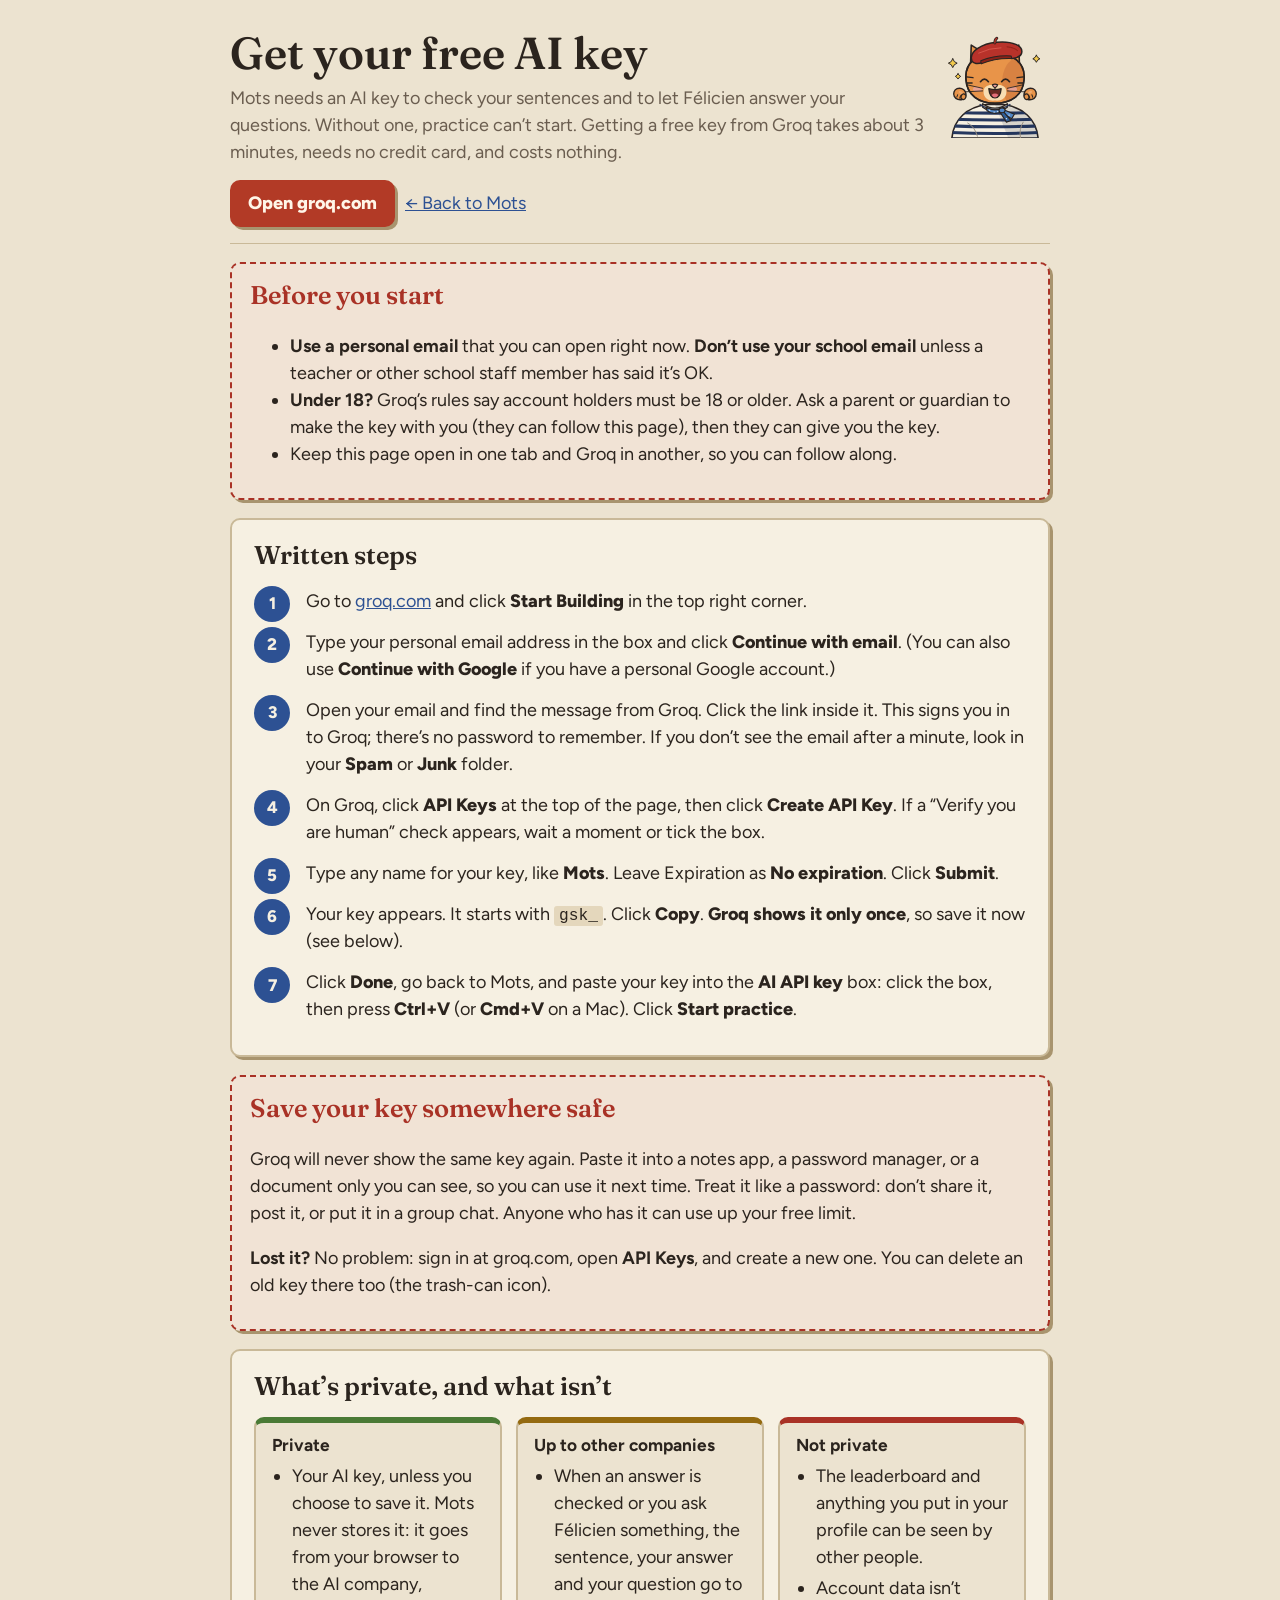
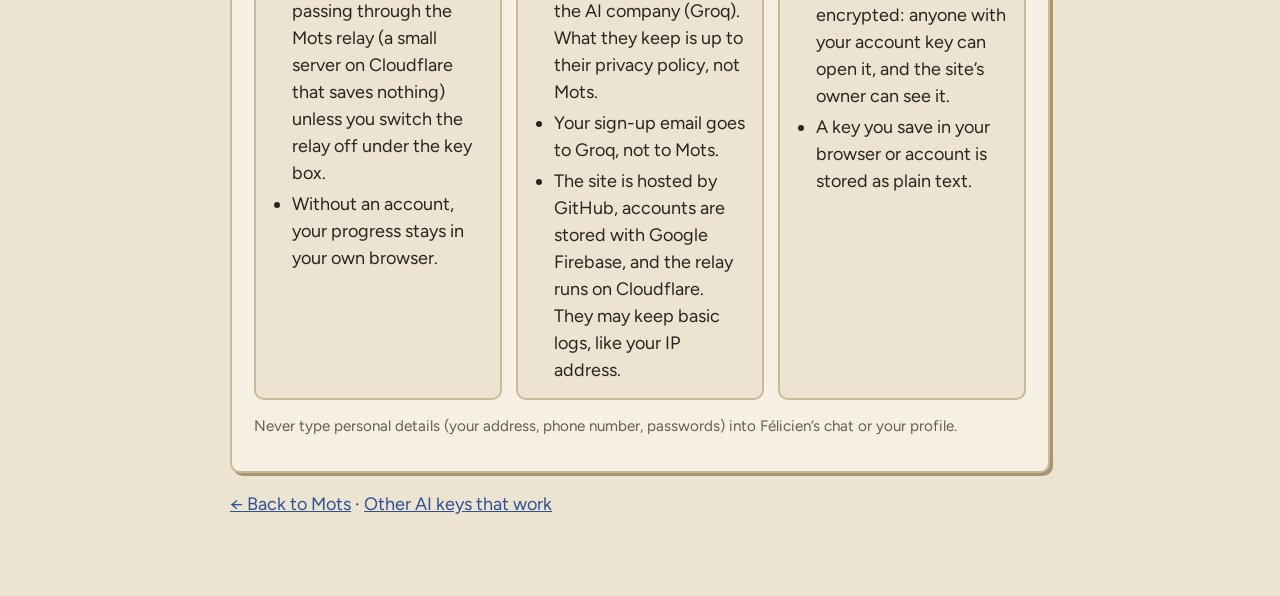
<file: getkey.html>
<!DOCTYPE html>
<!-- SPDX-License-Identifier: AGPL-3.0-or-later
     Copyright (C) 2026 janavduraikkannan and Linguae contributors -->
<html lang="en" data-title="Get your free AI key · {name}">
<head>
<meta charset="utf-8">
<meta name="viewport" content="width=device-width, initial-scale=1, viewport-fit=cover">
<script src="site/config.js"></script>
<script src="js/head.js"></script>
<link rel="preconnect" href="https://fonts.googleapis.com">
<link href="https://fonts.googleapis.com/css2?family=Fraunces:opsz,wght@9..144,600;9..144,700&family=Figtree:wght@400;600;700;800&family=Gentium+Book+Plus:wght@400;700&display=swap" rel="stylesheet">
<script>(function(){var t="light";try{if(localStorage.getItem("verba-theme")==="dark")t="dark";}catch(e){}document.documentElement.setAttribute("data-theme",t);})();</script>
<style>
:root{--latin:"Gentium Book Plus",Georgia,serif;--ui:"Figtree","Segoe UI",system-ui,sans-serif;--display:"Fraunces",Georgia,serif;box-sizing:border-box;
  padding-top:env(safe-area-inset-top,0px);padding-bottom:env(safe-area-inset-bottom,0px);
  --bg:#ECE3D0;--surface:#F6F0E2;--ink:#2B241E;--muted:#6A5D4F;--line:#C9B998;--line2:#A8946E;--gold:#946A10;--wash:#E4D7BC;color-scheme:light}
:root[data-theme="dark"]{--bg:#1E1B17;--surface:#282420;--ink:#EFE6D4;--muted:#B5A892;--line:#4B4339;--line2:#14120F;--accent:#86B9B8;--gold:#DDB25A;--wash:#2F2A23;color-scheme:dark}
*,*::before,*::after{box-sizing:inherit}
body{margin:0;background:var(--bg);color:var(--ink);font-family:var(--ui);font-size:18px;line-height:1.5}
.wrap{max-width:860px;margin:0 auto;padding:0 20px 60px}
header{padding:28px 0 16px;border-bottom:1px solid var(--line)}
h1{font-family:var(--display);font-weight:600;font-size:clamp(2rem,5vw,2.8rem);margin:0;line-height:1.1}
header p{color:var(--muted);margin:8px 0 0}
a{color:var(--accent)}
.card{background:var(--surface);border:1px solid var(--line);border:2px solid var(--line);border-radius:10px;padding:16px 22px 18px;margin:18px 0;box-shadow:3px 3px 0 var(--line2)}
.card h2{font-family:var(--display);font-weight:600;font-size:1.6rem;margin:0}
.card .pick{display:inline-block;font-size:.85rem;font-weight:700;color:var(--accent);border:1px solid var(--accent);border-radius:3px;padding:0 7px;margin-left:8px;vertical-align:4px;font-family:var(--ui)}
dl{display:grid;grid-template-columns:max-content 1fr;gap:4px 16px;margin:12px 0 0}
dt{font-weight:700;color:var(--muted)}
dd{margin:0}
code{font-family:ui-monospace,Menlo,Consolas,monospace;background:var(--wash);padding:1px 5px;border-radius:3px;font-size:.9em}
.note{color:var(--muted);font-size:.95rem}
@media (max-width:520px){dl{grid-template-columns:1fr}dt{margin-top:6px}}

.steps{counter-reset:s;list-style:none;padding:0;margin:14px 0 0}
.steps li{counter-increment:s;position:relative;padding:0 0 14px 52px;min-height:40px}
.steps li::before{content:counter(s);position:absolute;left:0;top:-2px;width:36px;height:36px;border-radius:50%;background:var(--accent);color:var(--surface);font-weight:800;display:flex;align-items:center;justify-content:center;font-size:1.05rem}
.steps b{font-weight:800}
.warn{border:2px dashed #A93226;border-radius:10px;padding:12px 18px;margin:18px 0;background:color-mix(in srgb,#A93226 7%,var(--surface))}
.warn h2{color:#A93226}
.tri{display:grid;grid-template-columns:repeat(auto-fit,minmax(230px,1fr));gap:14px;margin-top:12px}
.tri section{border:2px solid var(--line);border-radius:10px;padding:10px 16px;background:var(--bg)}
.tri h3{margin:0 0 4px;font-size:1.08rem}
.tri ul{margin:4px 0 0;padding-left:20px}.tri li{margin:4px 0}
.ok{border-top:6px solid #4A7A35!important}.maybe{border-top:6px solid #946A10!important}.no{border-top:6px solid #A93226!important}
.btn{display:inline-block;background:var(--button);color:#FFF6E8;font-weight:800;text-decoration:none;border-radius:10px;padding:10px 18px;box-shadow:3px 3px 0 var(--line2);margin:6px 10px 0 0}
</style>
</head>
<body>
<div class="wrap">
<header>
  <img data-s-attr="src=pageFace:delighted;alt=catThe" style="width:110px;float:right;margin:0 0 8px 12px">
  <h1>Get your free AI key</h1>
  <p><template data-s="name"></template> needs an AI key to check your sentences and to let <template data-s="cat"></template> answer your questions. Without one, practice can’t start. Getting a free key from Groq takes about 3 minutes, needs no credit card, and costs nothing.</p>
  <p><a class="btn" href="https://groq.com" target="_blank" rel="noopener">Open groq.com</a><a href="index.html">← Back to <template data-s="name"></template></a></p>
</header>

<section class="card warn">
  <h2>Before you start</h2>
  <ul>
    <li><b>Use a personal email</b> that you can open right now. <b>Don’t use your school email</b> unless a teacher or other school staff member has said it’s OK.</li>
    <li><b>Under 18?</b> Groq’s rules say account holders must be 18 or older. Ask a parent or guardian to make the key with you (they can follow this page), then they can give you the key.</li>
    <li>Keep this page open in one tab and Groq in another, so you can follow along.</li>
  </ul>
</section>

<section class="card">
  <h2>Written steps</h2>
  <ol class="steps">
    <li>Go to <a href="https://groq.com" target="_blank" rel="noopener">groq.com</a> and click <b>Start Building</b> in the top right corner.</li>
    <li>Type your personal email address in the box and click <b>Continue with email</b>. (You can also use <b>Continue with Google</b> if you have a personal Google account.)</li>
    <li>Open your email and find the message from Groq. Click the link inside it. This signs you in to Groq; there’s no password to remember. If you don’t see the email after a minute, look in your <b>Spam</b> or <b>Junk</b> folder.</li>
    <li>On Groq, click <b>API Keys</b> at the top of the page, then click <b>Create API Key</b>. If a “Verify you are human” check appears, wait a moment or tick the box.</li>
    <li>Type any name for your key, like <b><template data-s="name"></template></b>. Leave Expiration as <b>No expiration</b>. Click <b>Submit</b>.</li>
    <li>Your key appears. It starts with <code>gsk_</code>. Click <b>Copy</b>. <b>Groq shows it only once</b>, so save it now (see below).</li>
    <li>Click <b>Done</b>, go back to <template data-s="name"></template>, and paste your key into the <b>AI API key</b> box: click the box, then press <b>Ctrl+V</b> (or <b>Cmd+V</b> on a Mac). Click <b>Start practice</b>.</li>
  </ol>
</section>

<section class="card warn">
  <h2>Save your key somewhere safe</h2>
  <p>Groq will never show the same key again. Paste it into a notes app, a password manager, or a document only you can see, so you can use it next time. Treat it like a password: don’t share it, post it, or put it in a group chat. Anyone who has it can use up your free limit.</p>
  <p><b>Lost it?</b> No problem: sign in at groq.com, open <b>API Keys</b>, and create a new one. You can delete an old key there too (the trash-can icon).</p>
</section>

<section class="card">
  <h2>What’s private, and what isn’t</h2>
  <div class="tri">
    <section class="ok"><h3>Private</h3><ul>
      <li>Your AI key, unless you choose to save it. <template data-s="name"></template> never stores it: it goes from your browser to the AI company, passing through the <template data-s="name"></template> relay (a small server on Cloudflare that saves nothing) unless you switch the relay off under the key box.</li>
      <li>Without an account, your progress stays in your own browser.</li>
    </ul></section>
    <section class="maybe"><h3>Up to other companies</h3><ul>
      <li>When an answer is checked or you ask <template data-s="cat"></template> something, the sentence, your answer and your question go to the AI company (Groq). What they keep is up to their privacy policy, not <template data-s="name"></template>.</li>
      <li>Your sign-up email goes to Groq, not to <template data-s="name"></template>.</li>
      <li>The site is hosted by GitHub, accounts are stored with Google Firebase, and the relay runs on Cloudflare. They may keep basic logs, like your IP address.</li>
    </ul></section>
    <section class="no"><h3>Not private</h3><ul>
      <li>The leaderboard and anything you put in your profile can be seen by other people.</li>
      <li>Account data isn’t encrypted: anyone with your account key can open it, and the site’s owner can see it.</li>
      <li>A key you save in your browser or account is stored as plain text.</li>
    </ul></section>
  </div>
  <p class="note">Never type personal details (your address, phone number, passwords) into <template data-s="cat"></template>’s chat or your profile.</p>
</section>

<p><a href="index.html">← Back to <template data-s="name"></template></a> · <a href="keys.html">Other AI keys that work</a></p>
</div>
<script src="js/site-fill.js"></script>
</body>
</html>
</file>
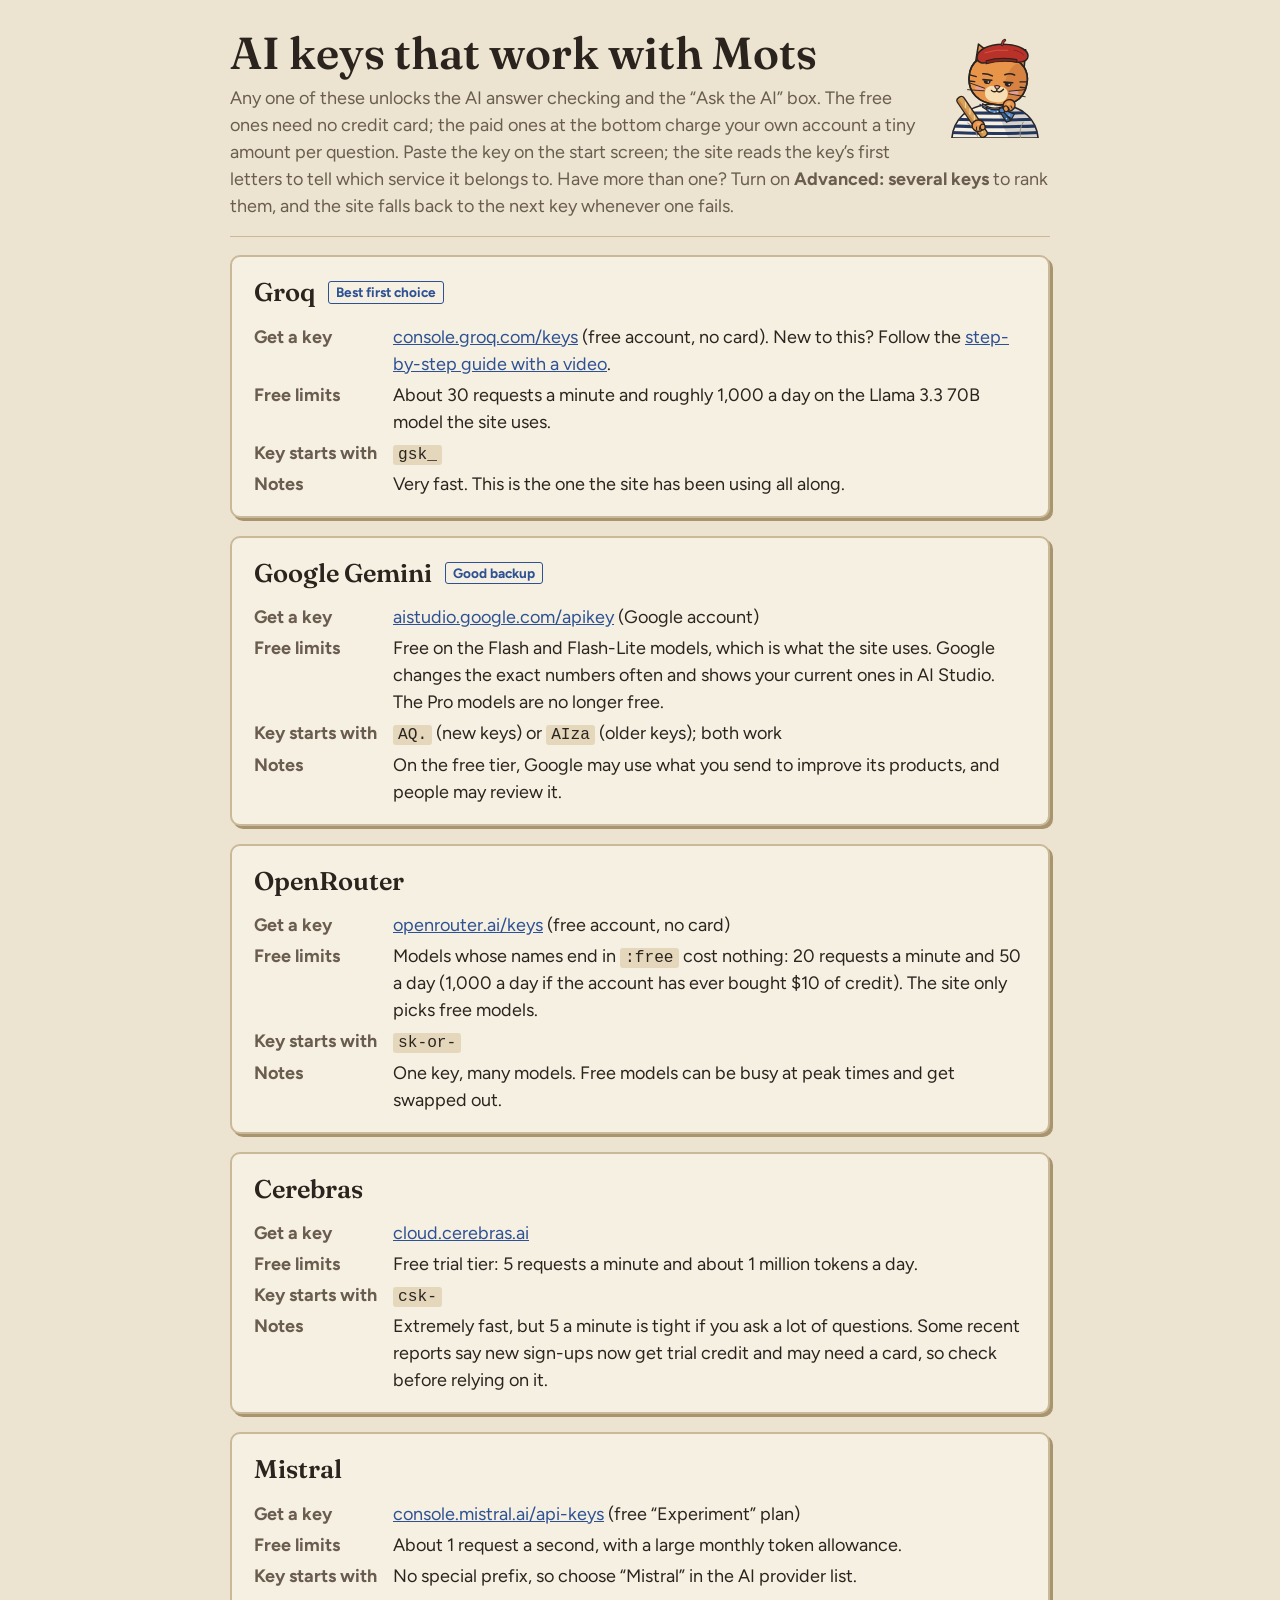
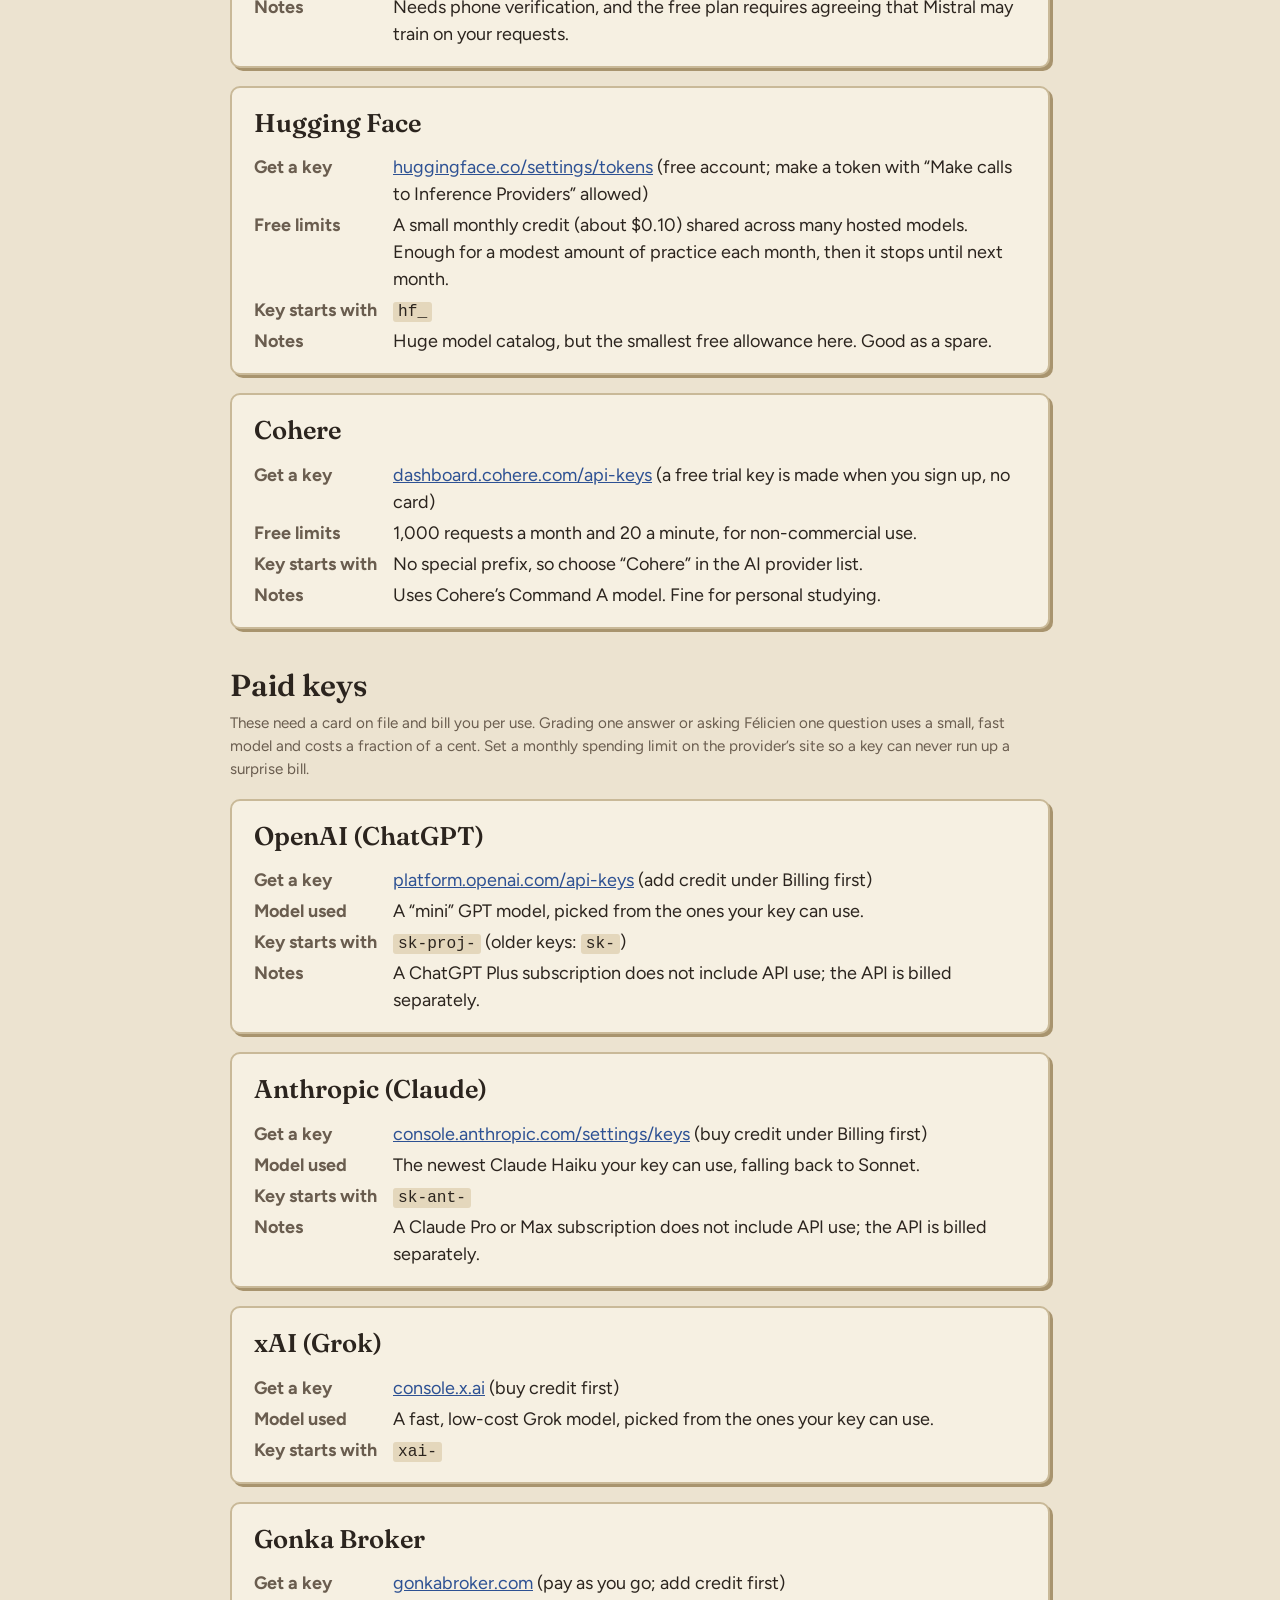
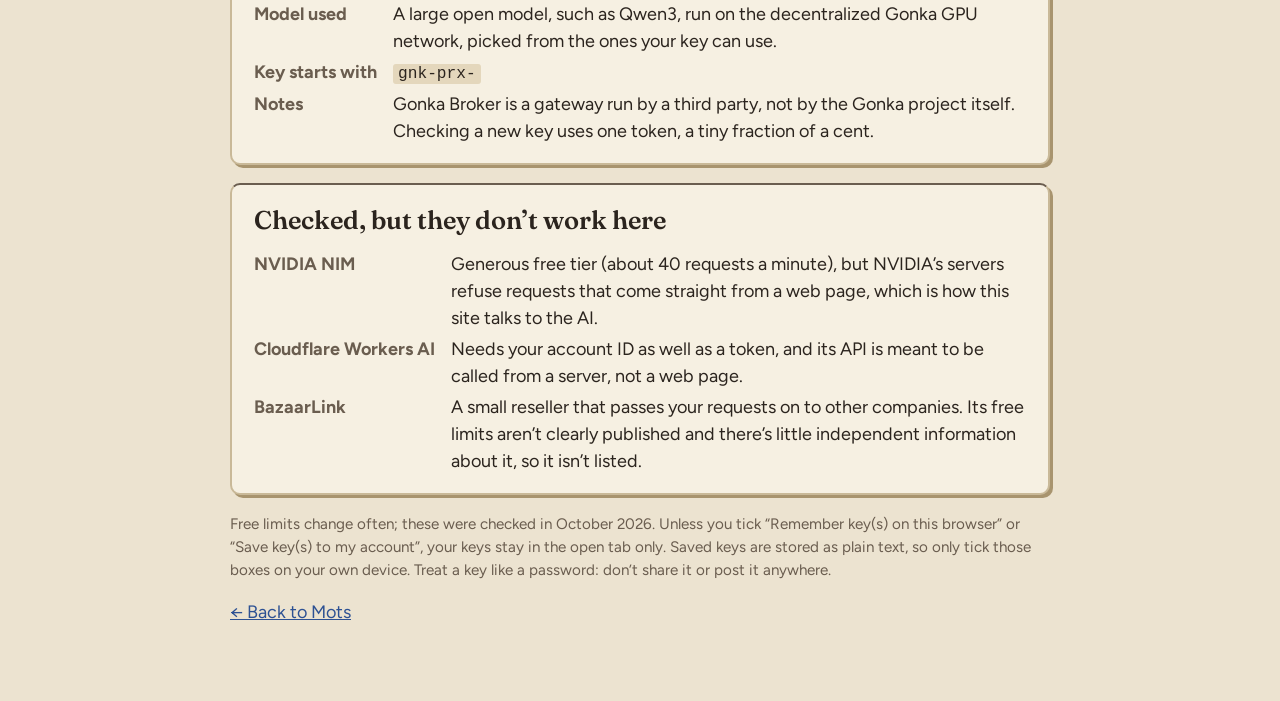
<file: keys.html>
<!DOCTYPE html>
<!-- SPDX-License-Identifier: AGPL-3.0-or-later
     Copyright (C) 2026 janavduraikkannan and Linguae contributors -->
<html lang="en" data-title="AI keys for {name}">
<head>
<meta charset="utf-8">
<meta name="viewport" content="width=device-width, initial-scale=1, viewport-fit=cover">
<script src="site/config.js"></script>
<script src="js/head.js"></script>
<link rel="preconnect" href="https://fonts.googleapis.com">
<link href="https://fonts.googleapis.com/css2?family=Fraunces:opsz,wght@9..144,600;9..144,700&family=Figtree:wght@400;600;700;800&family=Gentium+Book+Plus:wght@400;700&display=swap" rel="stylesheet">
<script>(function(){var t="light";try{if(localStorage.getItem("verba-theme")==="dark")t="dark";}catch(e){}document.documentElement.setAttribute("data-theme",t);})();</script>
<style>
:root{--latin:"Gentium Book Plus",Georgia,serif;--ui:"Figtree","Segoe UI",system-ui,sans-serif;--display:"Fraunces",Georgia,serif;box-sizing:border-box;
  padding-top:env(safe-area-inset-top,0px);padding-bottom:env(safe-area-inset-bottom,0px);
  --bg:#ECE3D0;--surface:#F6F0E2;--ink:#2B241E;--muted:#6A5D4F;--line:#C9B998;--line2:#A8946E;--gold:#946A10;--wash:#E4D7BC;color-scheme:light}
:root[data-theme="dark"]{--bg:#1E1B17;--surface:#282420;--ink:#EFE6D4;--muted:#B5A892;--line:#4B4339;--line2:#14120F;--accent:#86B9B8;--gold:#DDB25A;--wash:#2F2A23;color-scheme:dark}
*,*::before,*::after{box-sizing:inherit}
body{margin:0;background:var(--bg);color:var(--ink);font-family:var(--ui);font-size:18px;line-height:1.5}
.wrap{max-width:860px;margin:0 auto;padding:0 20px 60px}
header{padding:28px 0 16px;border-bottom:1px solid var(--line)}
h1{font-family:var(--display);font-weight:600;font-size:clamp(2rem,5vw,2.8rem);margin:0;line-height:1.1}
header p{color:var(--muted);margin:8px 0 0}
a{color:var(--accent)}
.card{background:var(--surface);border:1px solid var(--line);border:2px solid var(--line);border-radius:10px;padding:16px 22px 18px;margin:18px 0;box-shadow:3px 3px 0 var(--line2)}
.card h2{font-family:var(--display);font-weight:600;font-size:1.6rem;margin:0}
.card .pick{display:inline-block;font-size:.85rem;font-weight:700;color:var(--accent);border:1px solid var(--accent);border-radius:3px;padding:0 7px;margin-left:8px;vertical-align:4px;font-family:var(--ui)}
dl{display:grid;grid-template-columns:max-content 1fr;gap:4px 16px;margin:12px 0 0}
dt{font-weight:700;color:var(--muted)}
dd{margin:0}
code{font-family:ui-monospace,Menlo,Consolas,monospace;background:var(--wash);padding:1px 5px;border-radius:3px;font-size:.9em}
.note{color:var(--muted);font-size:.95rem}
@media (max-width:520px){dl{grid-template-columns:1fr}dt{margin-top:6px}}
</style>
</head>
<body>
<div class="wrap">
<header>
  <img data-s-attr="src=pageFace:sly;alt=catThe" style="width:110px;float:right;margin:0 0 8px 12px">
  <h1>AI keys that work with <template data-s="name"></template></h1>
  <p>Any one of these unlocks the AI answer checking and the “Ask the AI” box. The free ones need no credit card; the paid ones at the bottom charge your own account a tiny amount per question. Paste the key on the start screen; the site reads the key’s first letters to tell which service it belongs to. Have more than one? Turn on <b>Advanced: several keys</b> to rank them, and the site falls back to the next key whenever one fails.</p>
</header>

<section class="card">
  <h2>Groq <span class="pick">Best first choice</span></h2>
  <dl>
    <dt>Get a key</dt><dd><a href="https://console.groq.com/keys" target="_blank" rel="noopener">console.groq.com/keys</a> (free account, no card). New to this? Follow the <a href="getkey.html">step-by-step guide with a video</a>.</dd>
    <dt>Free limits</dt><dd>About 30 requests a minute and roughly 1,000 a day on the Llama 3.3 70B model the site uses.</dd>
    <dt>Key starts with</dt><dd><code>gsk_</code></dd>
    <dt>Notes</dt><dd>Very fast. This is the one the site has been using all along.</dd>
  </dl>
</section>

<section class="card">
  <h2>Google Gemini <span class="pick">Good backup</span></h2>
  <dl>
    <dt>Get a key</dt><dd><a href="https://aistudio.google.com/apikey" target="_blank" rel="noopener">aistudio.google.com/apikey</a> (Google account)</dd>
    <dt>Free limits</dt><dd>Free on the Flash and Flash-Lite models, which is what the site uses. Google changes the exact numbers often and shows your current ones in AI Studio. The Pro models are no longer free.</dd>
    <dt>Key starts with</dt><dd><code>AQ.</code> (new keys) or <code>AIza</code> (older keys); both work</dd>
    <dt>Notes</dt><dd>On the free tier, Google may use what you send to improve its products, and people may review it.</dd>
  </dl>
</section>

<section class="card">
  <h2>OpenRouter</h2>
  <dl>
    <dt>Get a key</dt><dd><a href="https://openrouter.ai/keys" target="_blank" rel="noopener">openrouter.ai/keys</a> (free account, no card)</dd>
    <dt>Free limits</dt><dd>Models whose names end in <code>:free</code> cost nothing: 20 requests a minute and 50 a day (1,000 a day if the account has ever bought $10 of credit). The site only picks free models.</dd>
    <dt>Key starts with</dt><dd><code>sk-or-</code></dd>
    <dt>Notes</dt><dd>One key, many models. Free models can be busy at peak times and get swapped out.</dd>
  </dl>
</section>

<section class="card">
  <h2>Cerebras</h2>
  <dl>
    <dt>Get a key</dt><dd><a href="https://cloud.cerebras.ai" target="_blank" rel="noopener">cloud.cerebras.ai</a></dd>
    <dt>Free limits</dt><dd>Free trial tier: 5 requests a minute and about 1 million tokens a day.</dd>
    <dt>Key starts with</dt><dd><code>csk-</code></dd>
    <dt>Notes</dt><dd>Extremely fast, but 5 a minute is tight if you ask a lot of questions. Some recent reports say new sign-ups now get trial credit and may need a card, so check before relying on it.</dd>
  </dl>
</section>

<section class="card">
  <h2>Mistral</h2>
  <dl>
    <dt>Get a key</dt><dd><a href="https://console.mistral.ai/api-keys" target="_blank" rel="noopener">console.mistral.ai/api-keys</a> (free “Experiment” plan)</dd>
    <dt>Free limits</dt><dd>About 1 request a second, with a large monthly token allowance.</dd>
    <dt>Key starts with</dt><dd>No special prefix, so choose “Mistral” in the AI provider list.</dd>
    <dt>Notes</dt><dd>Needs phone verification, and the free plan requires agreeing that Mistral may train on your requests.</dd>
  </dl>
</section>

<section class="card">
  <h2>Hugging Face</h2>
  <dl>
    <dt>Get a key</dt><dd><a href="https://huggingface.co/settings/tokens" target="_blank" rel="noopener">huggingface.co/settings/tokens</a> (free account; make a token with “Make calls to Inference Providers” allowed)</dd>
    <dt>Free limits</dt><dd>A small monthly credit (about $0.10) shared across many hosted models. Enough for a modest amount of practice each month, then it stops until next month.</dd>
    <dt>Key starts with</dt><dd><code>hf_</code></dd>
    <dt>Notes</dt><dd>Huge model catalog, but the smallest free allowance here. Good as a spare.</dd>
  </dl>
</section>

<section class="card">
  <h2>Cohere</h2>
  <dl>
    <dt>Get a key</dt><dd><a href="https://dashboard.cohere.com/api-keys" target="_blank" rel="noopener">dashboard.cohere.com/api-keys</a> (a free trial key is made when you sign up, no card)</dd>
    <dt>Free limits</dt><dd>1,000 requests a month and 20 a minute, for non-commercial use.</dd>
    <dt>Key starts with</dt><dd>No special prefix, so choose “Cohere” in the AI provider list.</dd>
    <dt>Notes</dt><dd>Uses Cohere’s Command A model. Fine for personal studying.</dd>
  </dl>
</section>

<h2 style="font-family:var(--display);font-weight:600;font-size:1.9rem;margin:34px 0 0">Paid keys</h2>
<p class="note" style="margin-top:4px">These need a card on file and bill you per use. Grading one answer or asking <template data-s="cat"></template> one question uses a small, fast model and costs a fraction of a cent. Set a monthly spending limit on the provider’s site so a key can never run up a surprise bill.</p>

<section class="card">
  <h2>OpenAI (ChatGPT)</h2>
  <dl>
    <dt>Get a key</dt><dd><a href="https://platform.openai.com/api-keys" target="_blank" rel="noopener">platform.openai.com/api-keys</a> (add credit under Billing first)</dd>
    <dt>Model used</dt><dd>A “mini” GPT model, picked from the ones your key can use.</dd>
    <dt>Key starts with</dt><dd><code>sk-proj-</code> (older keys: <code>sk-</code>)</dd>
    <dt>Notes</dt><dd>A ChatGPT Plus subscription does not include API use; the API is billed separately.</dd>
  </dl>
</section>

<section class="card">
  <h2>Anthropic (Claude)</h2>
  <dl>
    <dt>Get a key</dt><dd><a href="https://console.anthropic.com/settings/keys" target="_blank" rel="noopener">console.anthropic.com/settings/keys</a> (buy credit under Billing first)</dd>
    <dt>Model used</dt><dd>The newest Claude Haiku your key can use, falling back to Sonnet.</dd>
    <dt>Key starts with</dt><dd><code>sk-ant-</code></dd>
    <dt>Notes</dt><dd>A Claude Pro or Max subscription does not include API use; the API is billed separately.</dd>
  </dl>
</section>

<section class="card">
  <h2>xAI (Grok)</h2>
  <dl>
    <dt>Get a key</dt><dd><a href="https://console.x.ai" target="_blank" rel="noopener">console.x.ai</a> (buy credit first)</dd>
    <dt>Model used</dt><dd>A fast, low-cost Grok model, picked from the ones your key can use.</dd>
    <dt>Key starts with</dt><dd><code>xai-</code></dd>
  </dl>
</section>

<section class="card">
  <h2>Gonka Broker</h2>
  <dl>
    <dt>Get a key</dt><dd><a href="https://gonkabroker.com" target="_blank" rel="noopener">gonkabroker.com</a> (pay as you go; add credit first)</dd>
    <dt>Model used</dt><dd>A large open model, such as Qwen3, run on the decentralized Gonka GPU network, picked from the ones your key can use.</dd>
    <dt>Key starts with</dt><dd><code>gnk-prx-</code></dd>
    <dt>Notes</dt><dd>Gonka Broker is a gateway run by a third party, not by the Gonka project itself. Checking a new key uses one token, a tiny fraction of a cent.</dd>
  </dl>
</section>

<section class="card" style="border-top-color:var(--muted)">
  <h2>Checked, but they don’t work here</h2>
  <dl>
    <dt>NVIDIA NIM</dt><dd>Generous free tier (about 40 requests a minute), but NVIDIA’s servers refuse requests that come straight from a web page, which is how this site talks to the AI.</dd>
    <dt>Cloudflare Workers AI</dt><dd>Needs your account ID as well as a token, and its API is meant to be called from a server, not a web page.</dd>
    <dt>BazaarLink</dt><dd>A small reseller that passes your requests on to other companies. Its free limits aren’t clearly published and there’s little independent information about it, so it isn’t listed.</dd>
  </dl>
</section>

<p class="note">Free limits change often; these were checked in October 2026. Unless you tick “Remember key(s) on this browser” or “Save key(s) to my account”, your keys stay in the open tab only. Saved keys are stored as plain text, so only tick those boxes on your own device. Treat a key like a password: don’t share it or post it anywhere.</p>
<p><a href="./">← Back to <template data-s="name"></template></a></p>
</div>
<script src="js/site-fill.js"></script>
</body>
</html>
</file>
